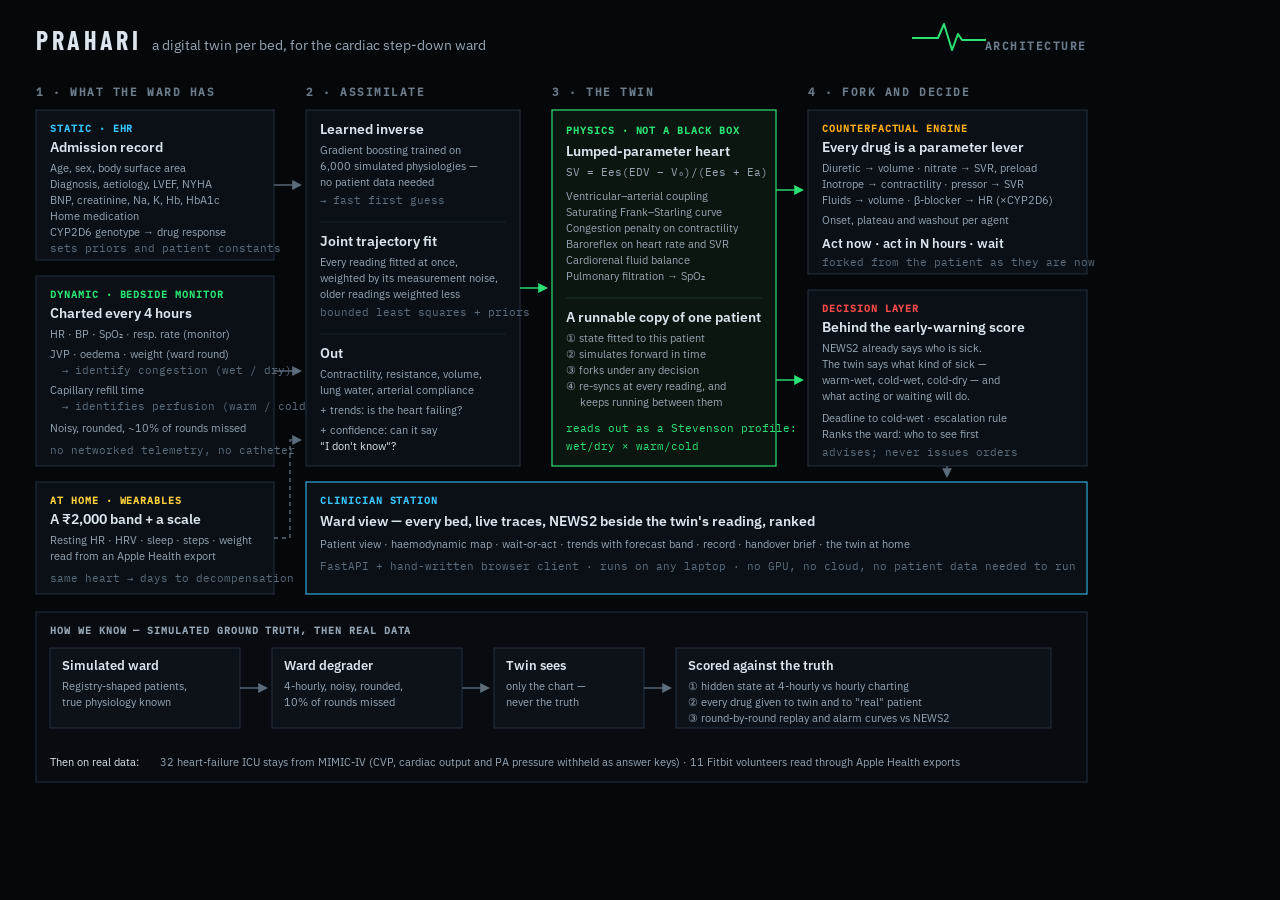
<file: docs/src/architecture.html>
<!doctype html>
<html lang="en">
<head>
<meta charset="utf-8">
<title>Prahari — architecture</title>
<link rel="stylesheet" href="../../web/fonts/fonts.css">
<style>
  @page { size: 297mm 210mm; margin: 0; }
  html, body { margin: 0; background: #05080b; }
  body { width: 1123px; height: 794px; overflow: hidden; }
  svg { display: block; }
  .h1 { font: 700 26px "Barlow Condensed", sans-serif; letter-spacing: .14em; fill: #dce5ed; }
  .h2 { font: 600 11px "IBM Plex Mono", monospace; letter-spacing: .14em; fill: #6c7c8b; }
  .ttl { font: 600 13.5px "IBM Plex Sans", sans-serif; fill: #dce5ed; }
  .tx { font: 400 11px "IBM Plex Sans", sans-serif; fill: #97a6b4; }
  .mono { font: 400 10.5px "IBM Plex Mono", monospace; fill: #97a6b4; }
  .tag { font: 600 9.5px "IBM Plex Mono", monospace; letter-spacing: .1em; }
  .box { fill: #0a1016; stroke: #223140; stroke-width: 1; }
  .core { fill: #0b1611; stroke: #2be374; stroke-width: 1.2; }
  .arrow { stroke: #5c6c7b; stroke-width: 1.4; fill: none; marker-end: url(#a); }
  .arrow.hot { stroke: #2be374; marker-end: url(#ag); }
  .dash { stroke-dasharray: 4 4; }
</style>
</head>
<body>
<svg width="1123" height="794" viewBox="0 0 1123 794" xmlns="http://www.w3.org/2000/svg">
  <defs>
    <marker id="a" viewBox="0 0 10 10" refX="8" refY="5" markerWidth="7" markerHeight="7" orient="auto"><path d="M0 0L10 5L0 10z" fill="#5c6c7b"/></marker>
    <marker id="ag" viewBox="0 0 10 10" refX="8" refY="5" markerWidth="7" markerHeight="7" orient="auto"><path d="M0 0L10 5L0 10z" fill="#2be374"/></marker>
  </defs>

  <!-- title -->
  <text x="36" y="50" class="h1">PRAHARI</text>
  <text x="152" y="50" class="tx" style="font-size:14px;fill:#97a6b4">a digital twin per bed, for the cardiac step-down ward</text>
  <path d="M912 38h26l6-14 8 26 6-16 4 6h24" fill="none" stroke="#2be374" stroke-width="2" stroke-linejoin="round"/>
  <text x="1087" y="50" class="h2" text-anchor="end">ARCHITECTURE</text>

  <!-- column heads -->
  <text x="36" y="96" class="h2">1 · WHAT THE WARD HAS</text>
  <text x="306" y="96" class="h2">2 · ASSIMILATE</text>
  <text x="552" y="96" class="h2">3 · THE TWIN</text>
  <text x="808" y="96" class="h2">4 · FORK AND DECIDE</text>

  <!-- ===== column 1: inputs ===== -->
  <rect x="36" y="110" width="238" height="150" class="box"/>
  <text x="50" y="132" class="tag" fill="#38c6ff">STATIC · EHR</text>
  <text x="50" y="152" class="ttl">Admission record</text>
  <text x="50" y="172" class="tx">Age, sex, body surface area</text>
  <text x="50" y="188" class="tx">Diagnosis, aetiology, LVEF, NYHA</text>
  <text x="50" y="204" class="tx">BNP, creatinine, Na, K, Hb, HbA1c</text>
  <text x="50" y="220" class="tx">Home medication</text>
  <text x="50" y="236" class="tx">CYP2D6 genotype → drug response</text>
  <text x="50" y="252" class="mono" style="fill:#5c6c7b">sets priors and patient constants</text>

  <rect x="36" y="276" width="238" height="190" class="box"/>
  <text x="50" y="298" class="tag" fill="#2be374">DYNAMIC · BEDSIDE MONITOR</text>
  <text x="50" y="318" class="ttl">Charted every 4 hours</text>
  <text x="50" y="338" class="tx">HR · BP · SpO₂ · resp. rate (monitor)</text>
  <text x="50" y="358" class="tx">JVP · oedema · weight (ward round)</text>
  <text x="62" y="374" class="mono" style="fill:#5c6c7b">→ identify congestion (wet / dry)</text>
  <text x="50" y="394" class="tx">Capillary refill time</text>
  <text x="62" y="410" class="mono" style="fill:#5c6c7b">→ identifies perfusion (warm / cold)</text>
  <text x="50" y="432" class="tx">Noisy, rounded, ~10% of rounds missed</text>
  <text x="50" y="454" class="mono" style="fill:#5c6c7b">no networked telemetry, no catheter</text>

  <rect x="36" y="482" width="238" height="112" class="box"/>
  <text x="50" y="504" class="tag" fill="#ffd23c">AT HOME · WEARABLES</text>
  <text x="50" y="524" class="ttl">A ₹2,000 band + a scale</text>
  <text x="50" y="544" class="tx">Resting HR · HRV · sleep · steps · weight</text>
  <text x="50" y="560" class="tx">read from an Apple Health export</text>
  <text x="50" y="582" class="mono" style="fill:#5c6c7b">same heart → days to decompensation</text>

  <!-- ===== column 2: assimilation ===== -->
  <rect x="306" y="110" width="214" height="356" class="box"/>
  <text x="320" y="134" class="ttl">Learned inverse</text>
  <text x="320" y="154" class="tx">Gradient boosting trained on</text>
  <text x="320" y="170" class="tx">6,000 simulated physiologies —</text>
  <text x="320" y="186" class="tx">no patient data needed</text>
  <text x="320" y="204" class="mono" style="fill:#5c6c7b">→ fast first guess</text>
  <line x1="320" y1="222" x2="506" y2="222" stroke="#16202a"/>
  <text x="320" y="246" class="ttl">Joint trajectory fit</text>
  <text x="320" y="266" class="tx">Every reading fitted at once,</text>
  <text x="320" y="282" class="tx">weighted by its measurement noise,</text>
  <text x="320" y="298" class="tx">older readings weighted less</text>
  <text x="320" y="316" class="mono" style="fill:#5c6c7b">bounded least squares + priors</text>
  <line x1="320" y1="334" x2="506" y2="334" stroke="#16202a"/>
  <text x="320" y="358" class="ttl">Out</text>
  <text x="320" y="378" class="tx">Contractility, resistance, volume,</text>
  <text x="320" y="394" class="tx">lung water, arterial compliance</text>
  <text x="320" y="414" class="tx">+ trends: is the heart failing?</text>
  <text x="320" y="434" class="tx">+ confidence: can it say</text>
  <text x="320" y="450" class="tx" style="fill:#dce5ed">"I don't know"?</text>

  <!-- ===== column 3: twin core ===== -->
  <rect x="552" y="110" width="224" height="356" class="core"/>
  <text x="566" y="134" class="tag" fill="#2be374">PHYSICS · NOT A BLACK BOX</text>
  <text x="566" y="156" class="ttl">Lumped-parameter heart</text>
  <text x="566" y="176" class="mono">SV = Ees(EDV − V₀)/(Ees + Ea)</text>
  <text x="566" y="200" class="tx">Ventricular–arterial coupling</text>
  <text x="566" y="216" class="tx">Saturating Frank–Starling curve</text>
  <text x="566" y="232" class="tx">Congestion penalty on contractility</text>
  <text x="566" y="248" class="tx">Baroreflex on heart rate and SVR</text>
  <text x="566" y="264" class="tx">Cardiorenal fluid balance</text>
  <text x="566" y="280" class="tx">Pulmonary filtration → SpO₂</text>
  <line x1="566" y1="298" x2="762" y2="298" stroke="#16322a"/>
  <text x="566" y="322" class="ttl">A runnable copy of one patient</text>
  <text x="566" y="342" class="tx">① state fitted to this patient</text>
  <text x="566" y="358" class="tx">② simulates forward in time</text>
  <text x="566" y="374" class="tx">③ forks under any decision</text>
  <text x="566" y="390" class="tx">④ re-syncs at every reading, and</text>
  <text x="580" y="406" class="tx">keeps running between them</text>
  <text x="566" y="432" class="mono" style="fill:#2be374">reads out as a Stevenson profile:</text>
  <text x="566" y="450" class="mono" style="fill:#2be374">wet/dry × warm/cold</text>

  <!-- ===== column 4: fork + decide ===== -->
  <rect x="808" y="110" width="279" height="164" class="box"/>
  <text x="822" y="132" class="tag" fill="#ffae1a">COUNTERFACTUAL ENGINE</text>
  <text x="822" y="152" class="ttl">Every drug is a parameter lever</text>
  <text x="822" y="172" class="tx">Diuretic → volume · nitrate → SVR, preload</text>
  <text x="822" y="188" class="tx">Inotrope → contractility · pressor → SVR</text>
  <text x="822" y="204" class="tx">Fluids → volume · β-blocker → HR (×CYP2D6)</text>
  <text x="822" y="224" class="tx">Onset, plateau and washout per agent</text>
  <text x="822" y="248" class="ttl" style="font-size:12.5px">Act now  ·  act in N hours  ·  wait</text>
  <text x="822" y="266" class="mono" style="fill:#5c6c7b">forked from the patient as they are now</text>

  <rect x="808" y="290" width="279" height="176" class="box"/>
  <text x="822" y="312" class="tag" fill="#ff4b4b">DECISION LAYER</text>
  <text x="822" y="332" class="ttl">Behind the early-warning score</text>
  <text x="822" y="352" class="tx">NEWS2 already says who is sick.</text>
  <text x="822" y="368" class="tx">The twin says what kind of sick —</text>
  <text x="822" y="384" class="tx">warm-wet, cold-wet, cold-dry — and</text>
  <text x="822" y="400" class="tx">what acting or waiting will do.</text>
  <text x="822" y="422" class="tx">Deadline to cold-wet · escalation rule</text>
  <text x="822" y="438" class="tx">Ranks the ward: who to see first</text>
  <text x="822" y="456" class="mono" style="fill:#5c6c7b">advises; never issues orders</text>

  <!-- ===== station ===== -->
  <rect x="306" y="482" width="781" height="112" class="box" style="stroke:#38c6ff"/>
  <text x="320" y="504" class="tag" fill="#38c6ff">CLINICIAN STATION</text>
  <text x="320" y="526" class="ttl">Ward view — every bed, live traces, NEWS2 beside the twin's reading, ranked</text>
  <text x="320" y="548" class="tx">Patient view · haemodynamic map · wait-or-act · trends with forecast band · record · handover brief · the twin at home</text>
  <text x="320" y="570" class="mono" style="fill:#5c6c7b">FastAPI + hand-written browser client · runs on any laptop · no GPU, no cloud, no patient data needed to run</text>

  <!-- arrows -->
  <path d="M274 185 H300" class="arrow"/>
  <path d="M274 371 H300" class="arrow"/>
  <path d="M274 538 H290 V440 H300" class="arrow dash"/>
  <path d="M520 288 H546" class="arrow hot"/>
  <path d="M776 190 H802" class="arrow hot"/>
  <path d="M776 380 H802" class="arrow hot"/>
  <path d="M947 466 V476" class="arrow"/>

  <!-- ===== validation ===== -->
  <rect x="36" y="612" width="1051" height="170" class="box" style="fill:#080c10"/>
  <text x="50" y="634" class="tag" fill="#97a6b4">HOW WE KNOW — SIMULATED GROUND TRUTH, THEN REAL DATA</text>
  <g transform="translate(50,648)">
    <rect width="190" height="80" fill="#0c1218" stroke="#223140"/>
    <text x="12" y="22" class="ttl" style="font-size:12.5px">Simulated ward</text>
    <text x="12" y="42" class="tx">Registry-shaped patients,</text>
    <text x="12" y="58" class="tx">true physiology known</text>
    <path d="M190 40 H216" class="arrow"/>
    <rect x="222" width="190" height="80" fill="#0c1218" stroke="#223140"/>
    <text x="234" y="22" class="ttl" style="font-size:12.5px">Ward degrader</text>
    <text x="234" y="42" class="tx">4-hourly, noisy, rounded,</text>
    <text x="234" y="58" class="tx">10% of rounds missed</text>
    <path d="M412 40 H438" class="arrow"/>
    <rect x="444" width="150" height="80" fill="#0c1218" stroke="#223140"/>
    <text x="456" y="22" class="ttl" style="font-size:12.5px">Twin sees</text>
    <text x="456" y="42" class="tx">only the chart —</text>
    <text x="456" y="58" class="tx">never the truth</text>
    <path d="M594 40 H620" class="arrow"/>
    <rect x="626" width="375" height="80" fill="#0c1218" stroke="#223140"/>
    <text x="638" y="22" class="ttl" style="font-size:12.5px">Scored against the truth</text>
    <text x="638" y="42" class="tx">① hidden state at 4-hourly vs hourly charting</text>
    <text x="638" y="58" class="tx">② every drug given to twin and to "real" patient</text>
    <text x="638" y="74" class="tx">③ round-by-round replay and alarm curves vs NEWS2</text>
  </g>
  <text x="50" y="766" class="tx" style="fill:#dce5ed">Then on real data:</text>
  <text x="160" y="766" class="tx">32 heart-failure ICU stays from MIMIC-IV (CVP, cardiac output and PA pressure withheld as answer keys) · 11 Fitbit volunteers read through Apple Health exports</text>
</svg>
</body>
</html>
</file>
<file: web/fonts/fonts.css>
/* latin-ext */
@font-face {
  font-family: 'Barlow Condensed';
  font-style: normal;
  font-weight: 500;
  font-display: swap;
  src: url(BarlowCondensed-500-latin-ext.woff2) format('woff2');
  unicode-range: U+0100-02BA, U+02BD-02C5, U+02C7-02CC, U+02CE-02D7, U+02DD-02FF, U+0304, U+0308, U+0329, U+1D00-1DBF, U+1E00-1E9F, U+1EF2-1EFF, U+2020, U+20A0-20AB, U+20AD-20C0, U+2113, U+2C60-2C7F, U+A720-A7FF;
}
/* latin */
@font-face {
  font-family: 'Barlow Condensed';
  font-style: normal;
  font-weight: 500;
  font-display: swap;
  src: url(BarlowCondensed-500-latin.woff2) format('woff2');
  unicode-range: U+0000-00FF, U+0131, U+0152-0153, U+02BB-02BC, U+02C6, U+02DA, U+02DC, U+0304, U+0308, U+0329, U+2000-206F, U+20AC, U+2122, U+2191, U+2193, U+2212, U+2215, U+FEFF, U+FFFD;
}
/* latin-ext */
@font-face {
  font-family: 'Barlow Condensed';
  font-style: normal;
  font-weight: 600;
  font-display: swap;
  src: url(BarlowCondensed-600-latin-ext.woff2) format('woff2');
  unicode-range: U+0100-02BA, U+02BD-02C5, U+02C7-02CC, U+02CE-02D7, U+02DD-02FF, U+0304, U+0308, U+0329, U+1D00-1DBF, U+1E00-1E9F, U+1EF2-1EFF, U+2020, U+20A0-20AB, U+20AD-20C0, U+2113, U+2C60-2C7F, U+A720-A7FF;
}
/* latin */
@font-face {
  font-family: 'Barlow Condensed';
  font-style: normal;
  font-weight: 600;
  font-display: swap;
  src: url(BarlowCondensed-600-latin.woff2) format('woff2');
  unicode-range: U+0000-00FF, U+0131, U+0152-0153, U+02BB-02BC, U+02C6, U+02DA, U+02DC, U+0304, U+0308, U+0329, U+2000-206F, U+20AC, U+2122, U+2191, U+2193, U+2212, U+2215, U+FEFF, U+FFFD;
}
/* latin-ext */
@font-face {
  font-family: 'Barlow Condensed';
  font-style: normal;
  font-weight: 700;
  font-display: swap;
  src: url(BarlowCondensed-700-latin-ext.woff2) format('woff2');
  unicode-range: U+0100-02BA, U+02BD-02C5, U+02C7-02CC, U+02CE-02D7, U+02DD-02FF, U+0304, U+0308, U+0329, U+1D00-1DBF, U+1E00-1E9F, U+1EF2-1EFF, U+2020, U+20A0-20AB, U+20AD-20C0, U+2113, U+2C60-2C7F, U+A720-A7FF;
}
/* latin */
@font-face {
  font-family: 'Barlow Condensed';
  font-style: normal;
  font-weight: 700;
  font-display: swap;
  src: url(BarlowCondensed-700-latin.woff2) format('woff2');
  unicode-range: U+0000-00FF, U+0131, U+0152-0153, U+02BB-02BC, U+02C6, U+02DA, U+02DC, U+0304, U+0308, U+0329, U+2000-206F, U+20AC, U+2122, U+2191, U+2193, U+2212, U+2215, U+FEFF, U+FFFD;
}
/* latin-ext */
@font-face {
  font-family: 'IBM Plex Sans';
  font-style: normal;
  font-weight: 400;
  font-stretch: 100%;
  font-display: swap;
  src: url(IBMPlexSans-400-latin-ext.woff2) format('woff2');
  unicode-range: U+0100-02BA, U+02BD-02C5, U+02C7-02CC, U+02CE-02D7, U+02DD-02FF, U+0304, U+0308, U+0329, U+1D00-1DBF, U+1E00-1E9F, U+1EF2-1EFF, U+2020, U+20A0-20AB, U+20AD-20C0, U+2113, U+2C60-2C7F, U+A720-A7FF;
}
/* latin */
@font-face {
  font-family: 'IBM Plex Sans';
  font-style: normal;
  font-weight: 400;
  font-stretch: 100%;
  font-display: swap;
  src: url(IBMPlexSans-400-latin.woff2) format('woff2');
  unicode-range: U+0000-00FF, U+0131, U+0152-0153, U+02BB-02BC, U+02C6, U+02DA, U+02DC, U+0304, U+0308, U+0329, U+2000-206F, U+20AC, U+2122, U+2191, U+2193, U+2212, U+2215, U+FEFF, U+FFFD;
}
/* latin-ext */
@font-face {
  font-family: 'IBM Plex Sans';
  font-style: normal;
  font-weight: 500;
  font-stretch: 100%;
  font-display: swap;
  src: url(IBMPlexSans-500-latin-ext.woff2) format('woff2');
  unicode-range: U+0100-02BA, U+02BD-02C5, U+02C7-02CC, U+02CE-02D7, U+02DD-02FF, U+0304, U+0308, U+0329, U+1D00-1DBF, U+1E00-1E9F, U+1EF2-1EFF, U+2020, U+20A0-20AB, U+20AD-20C0, U+2113, U+2C60-2C7F, U+A720-A7FF;
}
/* latin */
@font-face {
  font-family: 'IBM Plex Sans';
  font-style: normal;
  font-weight: 500;
  font-stretch: 100%;
  font-display: swap;
  src: url(IBMPlexSans-500-latin.woff2) format('woff2');
  unicode-range: U+0000-00FF, U+0131, U+0152-0153, U+02BB-02BC, U+02C6, U+02DA, U+02DC, U+0304, U+0308, U+0329, U+2000-206F, U+20AC, U+2122, U+2191, U+2193, U+2212, U+2215, U+FEFF, U+FFFD;
}
/* latin-ext */
@font-face {
  font-family: 'IBM Plex Sans';
  font-style: normal;
  font-weight: 600;
  font-stretch: 100%;
  font-display: swap;
  src: url(IBMPlexSans-600-latin-ext.woff2) format('woff2');
  unicode-range: U+0100-02BA, U+02BD-02C5, U+02C7-02CC, U+02CE-02D7, U+02DD-02FF, U+0304, U+0308, U+0329, U+1D00-1DBF, U+1E00-1E9F, U+1EF2-1EFF, U+2020, U+20A0-20AB, U+20AD-20C0, U+2113, U+2C60-2C7F, U+A720-A7FF;
}
/* latin */
@font-face {
  font-family: 'IBM Plex Sans';
  font-style: normal;
  font-weight: 600;
  font-stretch: 100%;
  font-display: swap;
  src: url(IBMPlexSans-600-latin.woff2) format('woff2');
  unicode-range: U+0000-00FF, U+0131, U+0152-0153, U+02BB-02BC, U+02C6, U+02DA, U+02DC, U+0304, U+0308, U+0329, U+2000-206F, U+20AC, U+2122, U+2191, U+2193, U+2212, U+2215, U+FEFF, U+FFFD;
}
/* latin-ext */
@font-face {
  font-family: 'IBM Plex Mono';
  font-style: normal;
  font-weight: 400;
  font-display: swap;
  src: url(IBMPlexMono-400-latin-ext.woff2) format('woff2');
  unicode-range: U+0100-02BA, U+02BD-02C5, U+02C7-02CC, U+02CE-02D7, U+02DD-02FF, U+0304, U+0308, U+0329, U+1D00-1DBF, U+1E00-1E9F, U+1EF2-1EFF, U+2020, U+20A0-20AB, U+20AD-20C0, U+2113, U+2C60-2C7F, U+A720-A7FF;
}
/* latin */
@font-face {
  font-family: 'IBM Plex Mono';
  font-style: normal;
  font-weight: 400;
  font-display: swap;
  src: url(IBMPlexMono-400-latin.woff2) format('woff2');
  unicode-range: U+0000-00FF, U+0131, U+0152-0153, U+02BB-02BC, U+02C6, U+02DA, U+02DC, U+0304, U+0308, U+0329, U+2000-206F, U+20AC, U+2122, U+2191, U+2193, U+2212, U+2215, U+FEFF, U+FFFD;
}
/* latin-ext */
@font-face {
  font-family: 'IBM Plex Mono';
  font-style: normal;
  font-weight: 500;
  font-display: swap;
  src: url(IBMPlexMono-500-latin-ext.woff2) format('woff2');
  unicode-range: U+0100-02BA, U+02BD-02C5, U+02C7-02CC, U+02CE-02D7, U+02DD-02FF, U+0304, U+0308, U+0329, U+1D00-1DBF, U+1E00-1E9F, U+1EF2-1EFF, U+2020, U+20A0-20AB, U+20AD-20C0, U+2113, U+2C60-2C7F, U+A720-A7FF;
}
/* latin */
@font-face {
  font-family: 'IBM Plex Mono';
  font-style: normal;
  font-weight: 500;
  font-display: swap;
  src: url(IBMPlexMono-500-latin.woff2) format('woff2');
  unicode-range: U+0000-00FF, U+0131, U+0152-0153, U+02BB-02BC, U+02C6, U+02DA, U+02DC, U+0304, U+0308, U+0329, U+2000-206F, U+20AC, U+2122, U+2191, U+2193, U+2212, U+2215, U+FEFF, U+FFFD;
}
@font-face {
  font-family: 'Noto Sans Devanagari';
  font-style: normal;
  font-weight: 600;
  font-stretch: 100%;
  src: url(NotoSansDevanagari-600-prahari.woff2) format('woff2');
  unicode-range: U+92a, U+930, U+939, U+940, U+94d;
}/* Plus Jakarta Sans (variable, 400-800), SIL Open Font License 1.1 */
/* latin-ext */
@font-face {
  font-family: 'Plus Jakarta Sans';
  font-style: normal;
  font-weight: 400 800;
  font-display: swap;
  src: url(PlusJakartaSans-var-latin-ext.woff2) format('woff2');
  unicode-range: U+0100-02BA, U+02BD-02C5, U+02C7-02CC, U+02CE-02D7, U+02DD-02FF, U+0304, U+0308, U+0329, U+1D00-1DBF, U+1E00-1E9F, U+1EF2-1EFF, U+2020, U+20A0-20AB, U+20AD-20C0, U+2113, U+2C60-2C7F, U+A720-A7FF;
}
/* latin */
@font-face {
  font-family: 'Plus Jakarta Sans';
  font-style: normal;
  font-weight: 400 800;
  font-display: swap;
  src: url(PlusJakartaSans-var-latin.woff2) format('woff2');
  unicode-range: U+0000-00FF, U+0131, U+0152-0153, U+02BB-02BC, U+02C6, U+02DA, U+02DC, U+0304, U+0308, U+0329, U+2000-206F, U+20AC, U+2122, U+2191, U+2193, U+2212, U+2215, U+FEFF, U+FFFD;
}
</file>
